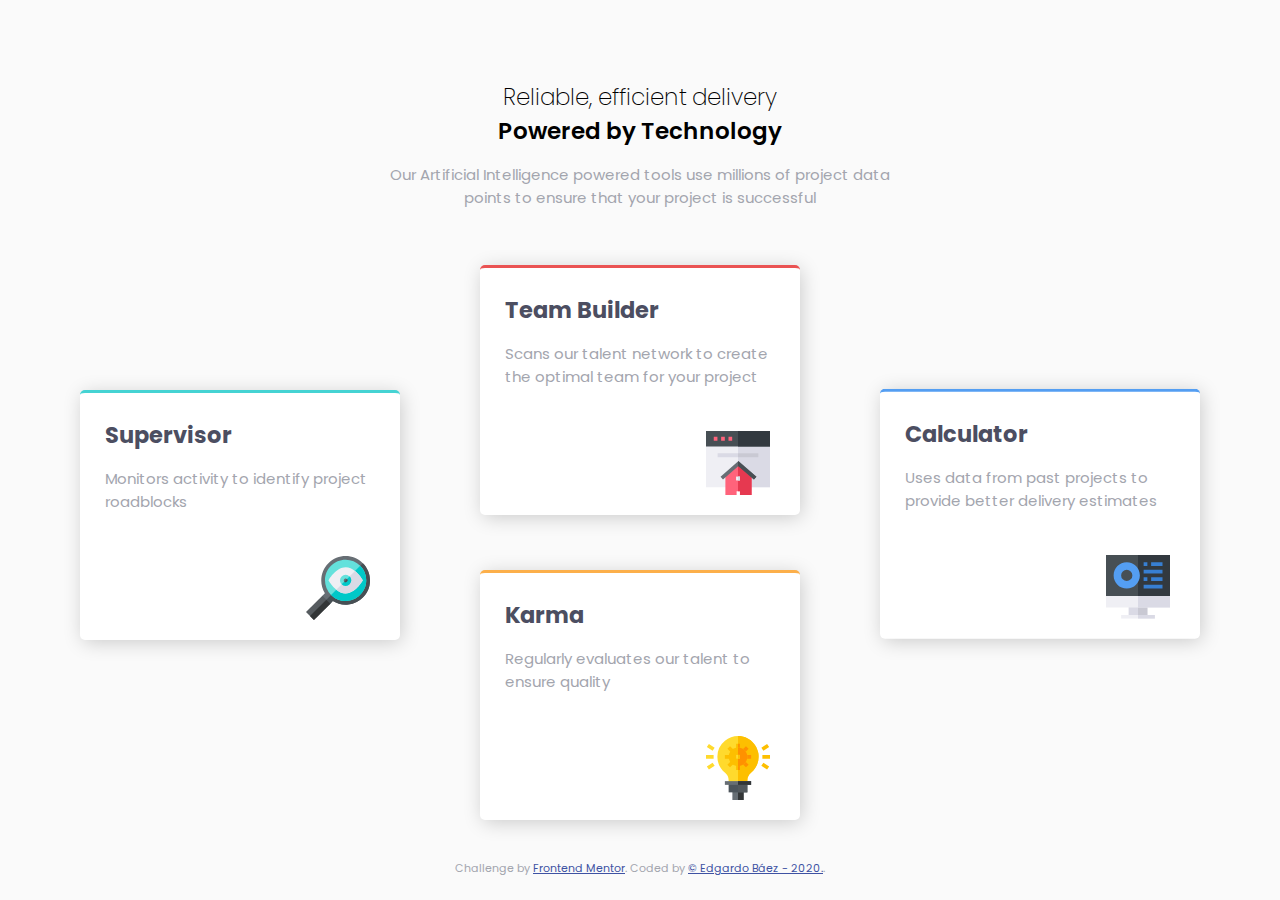
<file: four-card-feature-section-master/index.html>
<!DOCTYPE html>
<html lang="en">
  <head>
    <meta charset="UTF-8" />
    <meta name="viewport" content="width=device-width, initial-scale=1.0" />
    <!-- displays site properly based on user's device -->

    <link
      rel="icon"
      type="image/png"
      sizes="32x32"
      href="./images/favicon-32x32.png"
    />
    <link rel="stylesheet" href="style.css" />

    <title>Frontend Mentor | Four card feature section</title>
  </head>
  <body>
    <header>
      <h1>
        Reliable, efficient delivery
        <span>Powered by Technology</span>
      </h1>
      <p>
        Our Artificial Intelligence powered tools use millions of project data
        points to ensure that your project is successful
      </p>
    </header>

    <main>
      <div class="container">
        <div class="box supervisor">
          <h2>Supervisor</h2>
          <p>Monitors activity to identify project roadblocks</p>
          <img src="images/icon-supervisor.svg" alt="Supervisor" />
        </div>
        <div class="box teambuilder">
          <h2>Team Builder</h2>
          <p>
            Scans our talent network to create the optimal team for your project
          </p>
          <img src="images/icon-team-builder.svg" alt="Team builder" />
        </div>
        <div class="box karma">
          <h2>Karma</h2>
          <p>Regularly evaluates our talent to ensure quality</p>
          <img src="images/icon-karma.svg" alt="Karma" />
        </div>
        <div class="box calculator">
          <h2>Calculator</h2>
          <p>
            Uses data from past projects to provide better delivery estimates
          </p>
          <img src="images/icon-calculator.svg" alt="Calculator" />
        </div>
      </div>
    </main>

    <footer>
      <p class="attribution">
        Challenge by
        <a href="https://www.frontendmentor.io?ref=challenge" target="_blank"
          >Frontend Mentor</a
        >. Coded by <a href="#">&copy; Edgardo Báez - 2020.</a>.
      </p>
    </footer>
  </body>
</html>
</file>
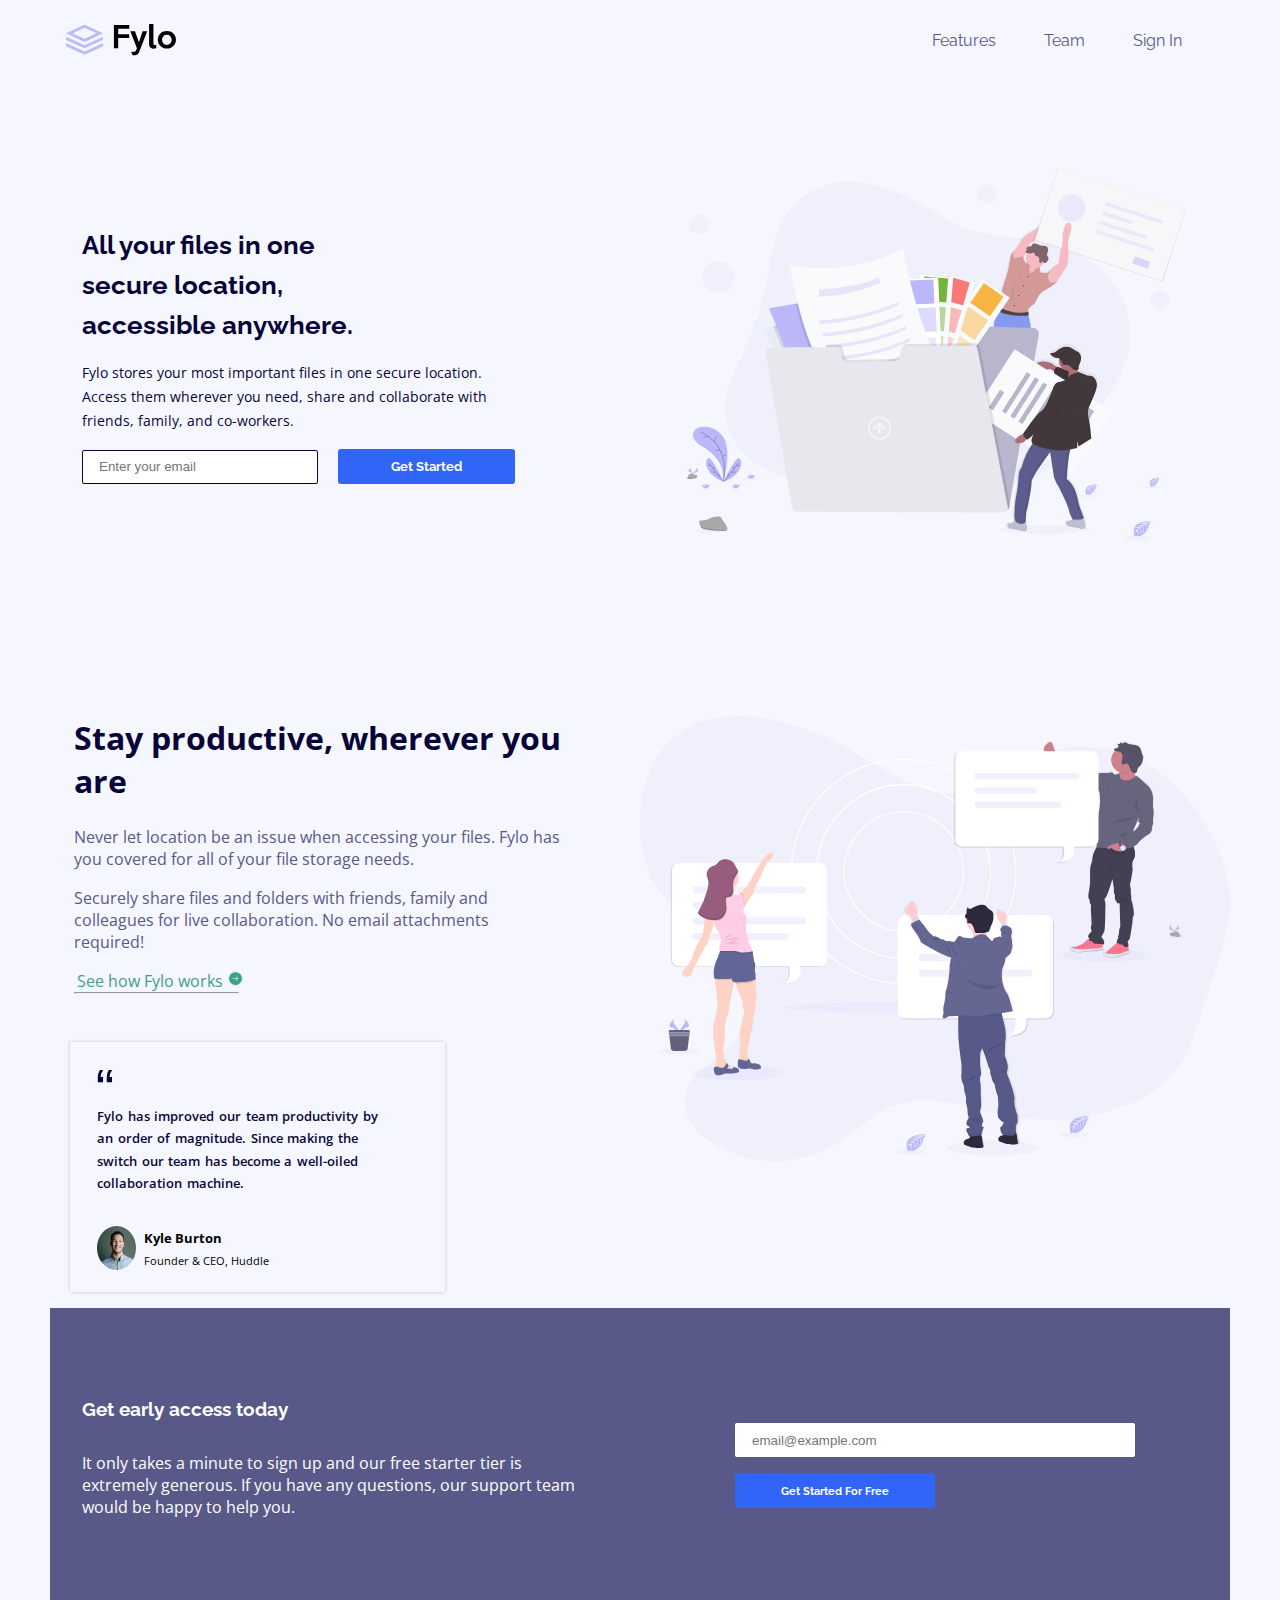
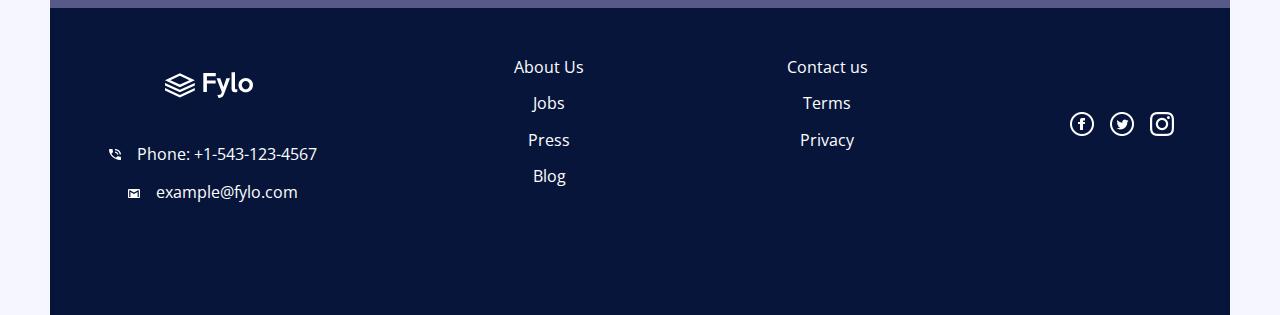
<file: fylo-landing-page-with-two-column-layout-master/index.html>
<!DOCTYPE html>
<html lang="en">
	<head>
		<meta charset="UTF-8" />
		<meta name="viewport" content="width=device-width, initial-scale=1.0" />

		<link
			rel="icon"
			type="image/png"
			sizes="32x32"
			href="./images/favicon-32x32.png"
		/>

		<title>Frontend Mentor | Fylo landing page with two column layout</title>
		<link rel="stylesheet" href="css/main.css" />
	</head>

	<body>
		<div class="grid">
			<header>
				<div class="flex">
					<img src="images/logo.svg" alt="Fylo logo" class="header-img" />
					<nav class="header-nav">
						<ul class="header-ul">
							<li class="header-ul__li">
								<a href="#" class="header-li__a">Features</a>
							</li>
							<li class="header-ul__li">
								<a href="#" class="header-li__a">Team</a>
							</li>
							<li class="header-ul__li">
								<a href="#" class="header-li__a">Sign In</a>
							</li>
						</ul>
					</nav>
				</div>

				<div class="intro">
					<div class="right">
						<img
							src="images/illustration-1.svg"
							alt="Workers with file"
							class="header__img"
						/>
					</div>
					<div class="left">
						<h1 class="header-heading">
							All your files in one secure location, accessible anywhere.
						</h1>
						<p class="header-paragraph">
							Fylo stores your most important files in one secure location.
							Access them wherever you need, share and collaborate with friends,
							family, and co-workers.
						</p>
						<input
							type="email"
							placeholder="Enter your email"
							name="email"
							id="email-registration"
							class="input-grl input-header"
						/>
						<button class="btn btn-header">Get Started</button>
					</div>
				</div>
			</header>

			<main>
				<section class="first-content">
					<img
						src="images/illustration-2.svg"
						alt="Workers"
						class="first-content__img"
					/>

					<div class="left-main">
						<h2 class="first-content__heading">
							Stay productive, wherever you are
						</h2>
						<p class="first-content__first-paragraph">
							Never let location be an issue when accessing your files. Fylo has
							you covered for all of your file storage needs.
						</p>
						<p class="first-content__second-paragraph">
							Securely share files and folders with friends, family and
							colleagues for live collaboration. No email attachments required!
						</p>

						<div class="box-1">
							<a href="#" class="first-content__link"
								>See how Fylo works
								<img
									src="images/icon-arrow.svg"
									alt="Arrow icon"
									class="arrow-icon"
								/>
								<hr class="hr-one" />
							</a>
						</div>

						<div class="testimonial">
							<img
								src="images/icon-quotes.svg"
								alt="Quotes"
								class="quote-icon"
							/>
							<p class="testimonial-paragraph">
								Fylo has improved our team productivity by an order of
								magnitude. Since making the switch our team has become a
								well-oiled collaboration machine.
							</p>
							<div class="person">
								<img
									src="images/avatar-testimonial.jpg"
									alt="Kyle Burton"
									class="kyle-burton-jpg"
								/>
								<div class="next-to">
									<strong>Kyle Burton</strong>
									<br />
									<small>Founder &amp; CEO, Huddle</small>
								</div>
							</div>
						</div>
					</div>
				</section>
			</main>

			<aside>
				<div class="aside-content">
					<div class="first-div">
						<h2 class="aside__heading">Get early access today</h2>
						<p class="aside__paragraph">
							It only takes a minute to sign up and our free starter tier is
							extremely generous. If you have any questions, our support team
							would be happy to help you.
						</p>
					</div>
					<div class="second-div">
						<input
							type="email"
							name="email"
							id="email"
							placeholder="email@example.com"
							class="input-grl input-aside"
						/>
						<button class="btn aside-btn">Get Started For Free</button>
					</div>
				</div>
			</aside>

			<footer>
				<div class="container">
					<div class="first-seg">
						<img
							src="images/logo-white.svg"
							alt="Fylo logo"
							class="footer__img"
						/>
						<p class="footer__paragraph">
							<img
								src="images/icon-phone.svg"
								alt="Phone icon"
								class="footer__phone"
							/>Phone: +1-543-123-4567
						</p>
						<p class="footer__paragraph">
							<img
								src="images/icon-email.svg"
								alt="Mail icon"
								class="footer__mail"
							/>example@fylo.com
						</p>
					</div>
					<div class="second-seg">
						<ul class="footer__ul">
							<li class="footer__li">
								<a href="" class="footer__a">About Us</a>
							</li>
							<li class="footer__li"><a href="" class="footer__a">Jobs</a></li>
							<li class="footer__li"><a href="" class="footer__a">Press</a></li>
							<li class="footer__li"><a href="" class="footer__a">Blog</a></li>
						</ul>
					</div>
					<div class="third-seg">
						<ul class="footer__ul">
							<li class="footer__li">
								<a href="" class="footer__a">Contact us</a>
							</li>
							<li class="footer__li"><a href="" class="footer__a">Terms</a></li>
							<li class="footer__li">
								<a href="" class="footer__a">Privacy</a>
							</li>
						</ul>
					</div>

					<div class="social-networks">
						<ul>
							<li class="first-li">
								<a href="#"
									><img
										src="images/iconmonstr-facebook-5-24.png"
										alt="Facebook icon"
										class="fb-icon"
								/></a>
							</li>
						</ul>

						<ul>
							<li class="second-li">
								<a href="#"
									><img
										src="images/iconmonstr-twitter-5-24.png"
										alt="Twitter icon"
										class="tw-icon"
								/></a>
							</li>
						</ul>

						<ul>
							<li class="third-li">
								<a href="#"
									><img
										src="images/iconmonstr-instagram-11-24.png"
										alt="Instagram icon"
										class="inst-icon"
								/></a>
							</li>
						</ul>
					</div>
				</div>
			</footer>
		</div>
	</body>
</html>
</file>
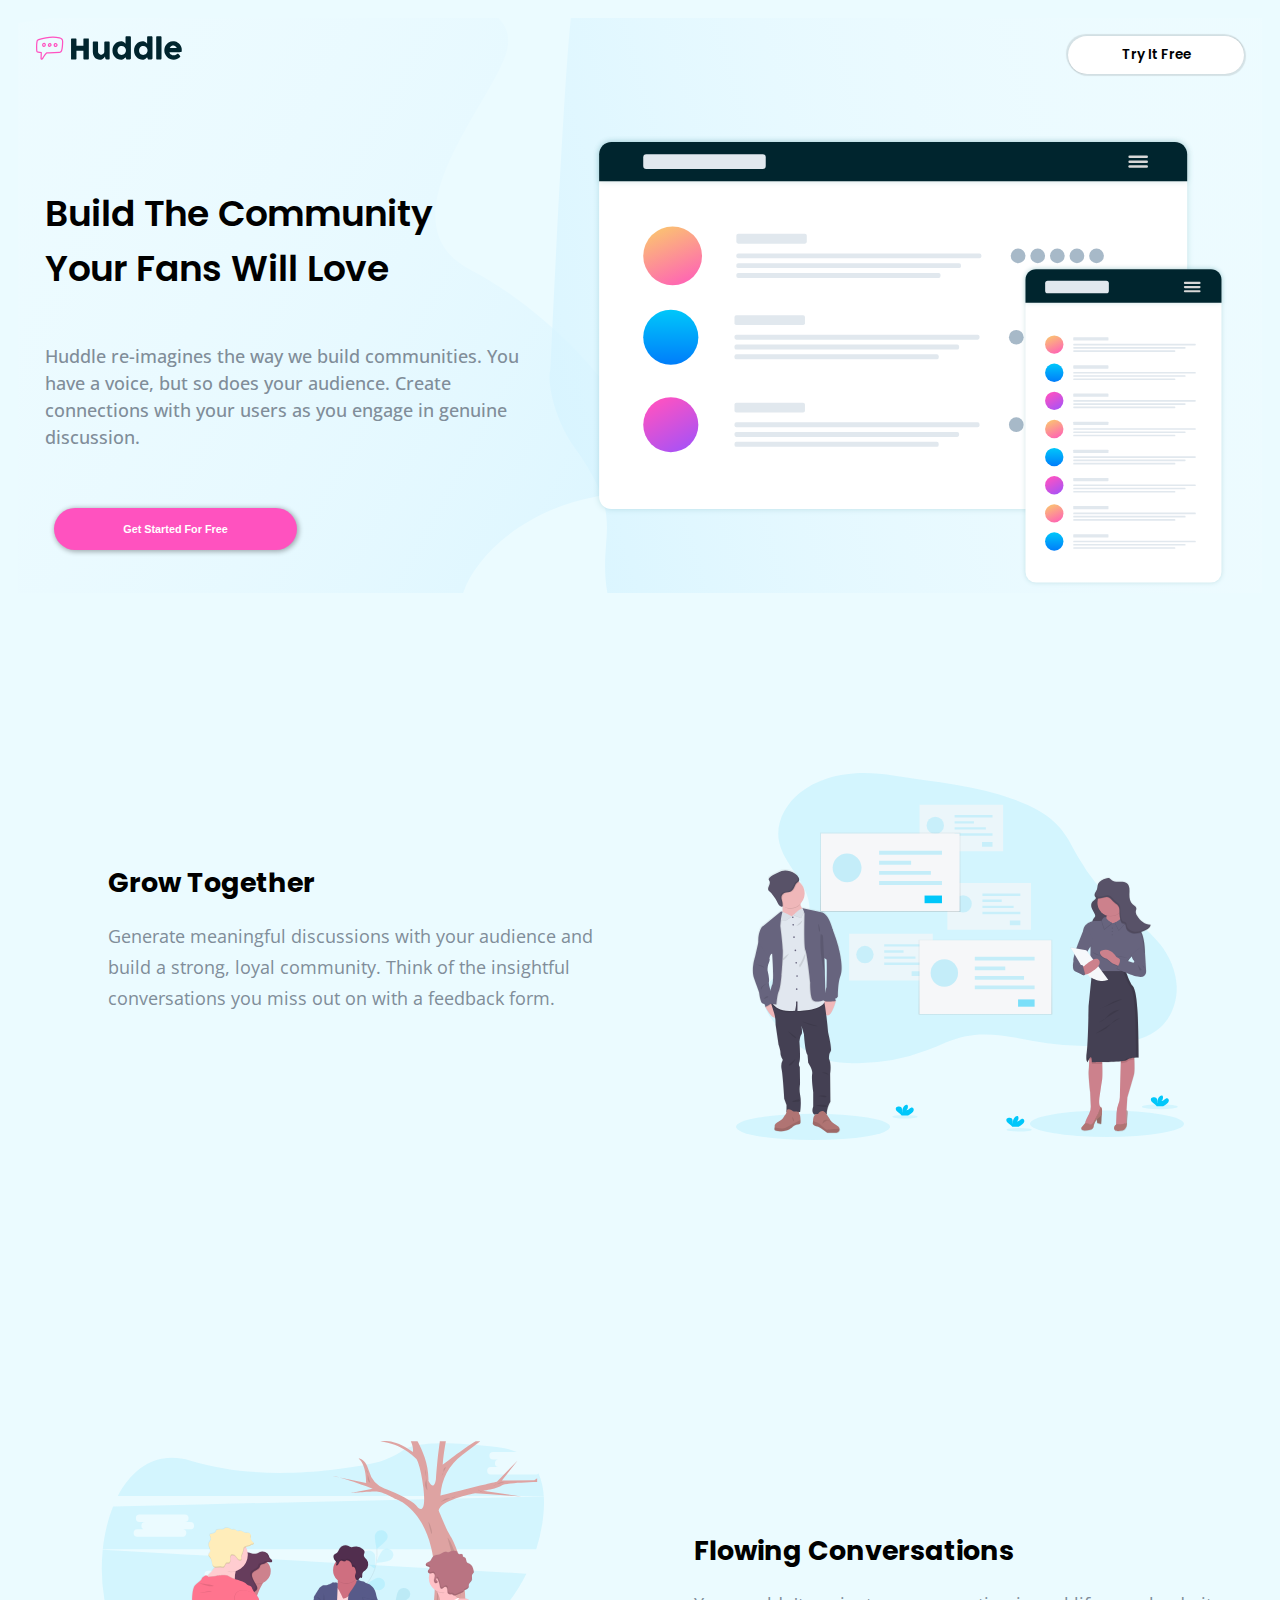
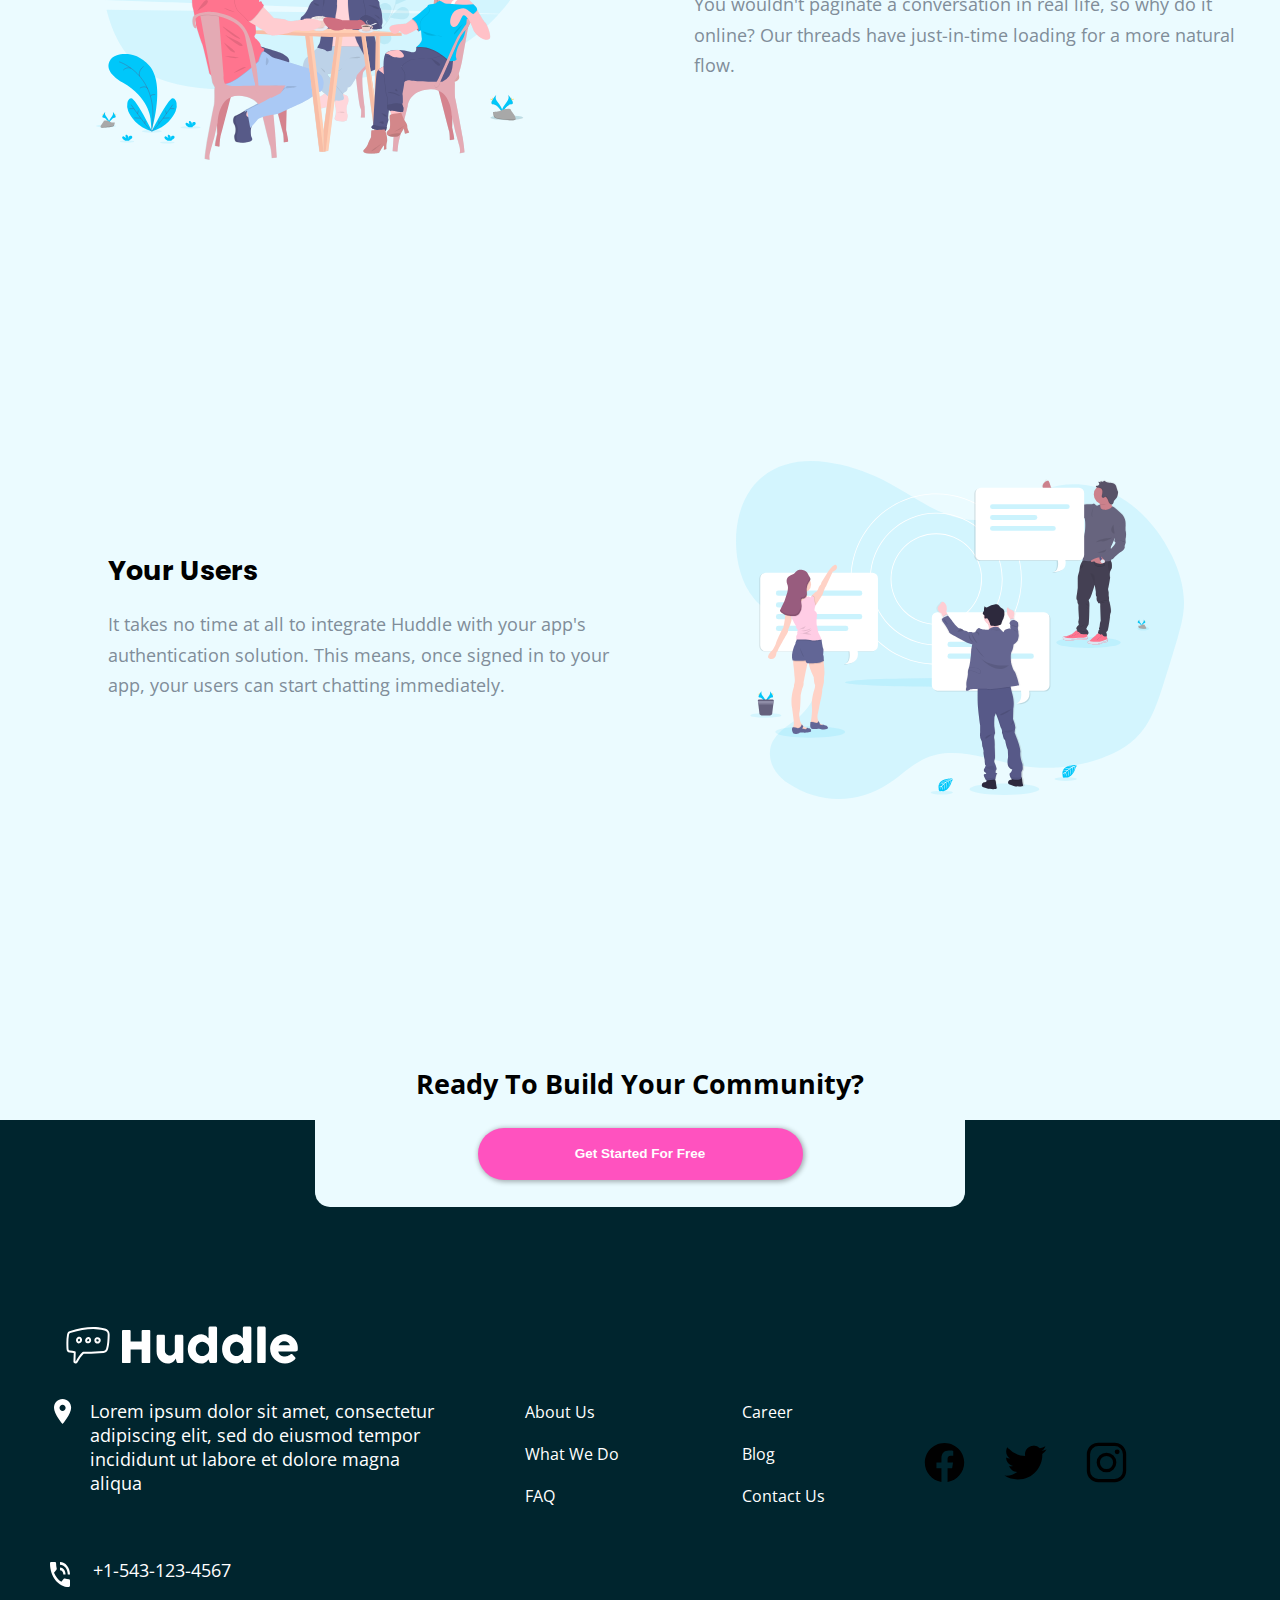
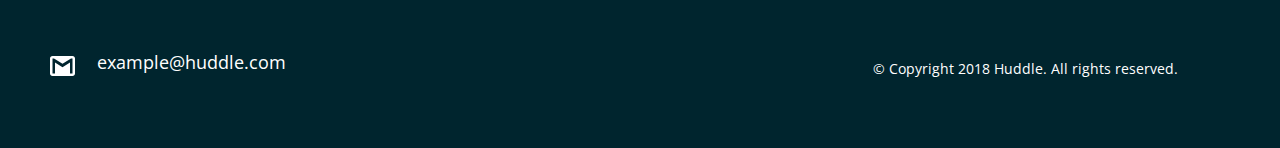
<file: huddle-landing-page-with-alternating-feature-blocks-master/index.html>
<!DOCTYPE html>
<html lang="en">
	<head>
		<meta charset="UTF-8" />
		<meta name="viewport" content="width=device-width, initial-scale=1.0" />

		<link
			rel="icon"
			type="image/png"
			sizes="32x32"
			href="./images/favicon-32x32.png"
		/>

		<title>
			Frontend Mentor | Huddle landing page with alternating feature blocks
		</title>

		<link rel="stylesheet" href="css/styles.css" />
	</head>

	<body>
		<div class="grid-container">
			<header class="main-header">
				<div class="logo-left">
					<img src="images/logo.svg" alt="Huddle logo" class="huddle-logo" />
				</div>

				<button class="header__first-btn">Try It Free</button>
				<h1 class="header__heading">Build The Community Your Fans Will Love</h1>
				<p class="header__paragraph">
					Huddle re-imagines the way we build communities. You have a voice, but
					so does your audience. Create connections with your users as you
					engage in genuine discussion.
				</p>
				<button class="btn header__second-btn">Get Started For Free</button>
				<div class="header__img">
					<img
						src="images/illustration-mockups.svg"
						alt="Mockups"
						class="mockups"
					/>
				</div>
			</header>

			<main class="main">
				<section class="first-section">
					<div class="first-section__img">
						<img
							src="images/illustration-grow-together.svg"
							alt="Grow together"
							class="first-section__img-1"
						/>
					</div>
					<h2 class="first-section__heading">Grow Together</h2>
					<p class="first-section__paragraph">
						Generate meaningful discussions with your audience and build a
						strong, loyal community. Think of the insightful conversations you
						miss out on with a feedback form.
					</p>
				</section>

				<section class="second-section">
					<div class="second-section__img">
						<img
							src="images/illustration-flowing-conversation.svg"
							alt="Flowing conversation"
							class="second-section__img-2"
						/>
					</div>
					<h2 class="second-section__heading">Flowing Conversations</h2>
					<p class="second-section__paragraph">
						You wouldn't paginate a conversation in real life, so why do it
						online? Our threads have just-in-time loading for a more natural
						flow.
					</p>
				</section>

				<section class="third-section">
					<div class="third-section__img">
						<img
							src="images/illustration-your-users.svg"
							alt="Users"
							class="third-section__img-3"
						/>
					</div>
					<h2 class="third-section__heading">Your Users</h2>
					<p class="third-section__paragraph">
						It takes no time at all to integrate Huddle with your app's
						authentication solution. This means, once signed in to your app,
						your users can start chatting immediately.
					</p>
				</section>

				<section class="fourth-section">
					<div class="in-between">
						<h3 class="fourth-section__heading">
							Ready To Build Your Community?
						</h3>
						<button class="btn fourth-section__btn">
							Get Started For Free
						</button>
					</div>
				</section>
			</main>

			<footer class="footer">
				<div class="footer-img">
					<img
						src="images/logo-white.svg"
						alt="Huddle logo"
						class="footer-logo"
					/>
				</div>
				<div class="direction">
					<img
						src="images/icon-location.svg"
						alt="Location"
						class="location-icon"
					/>
					<p class="direction__paragraph">
						Lorem ipsum dolor sit amet, consectetur adipiscing elit, sed do
						eiusmod tempor incididunt ut labore et dolore magna aliqua
					</p>
				</div>
				<div class="phone">
					<img
						src="images/icon-phone.svg"
						alt="Phone icon"
						class="phone-icon"
					/>
					<p class="phone__paragraph">+1-543-123-4567</p>
				</div>
				<div class="mail">
					<img src="images/icon-email.svg" alt="Mail icon" class="mail-icon" />
					<p class="mail__paragraph">example@huddle.com</p>
				</div>
				<div class="call-to-action">
					<ul>
						<li><a href="#">About Us</a></li>
						<li><a href="#">What We Do</a></li>
						<li><a href="#">FAQ</a></li>
					</ul>
					<ul>
						<li><a href="#">Career</a></li>
						<li><a href="#">Blog</a></li>
						<li><a href="#">Contact Us</a></li>
					</ul>
				</div>
				<div class="social-networks">
					<div class="facebook">
						<img
							src="images/logo-facebook.svg"
							alt="Facebook icon"
							class="fb-icon"
						/>
					</div>
					<div class="twitter">
						<img
							src="images/logo-twitter.svg"
							alt="Twitter icon"
							class="tw-icon"
						/>
					</div>
					<div class="instagram">
						<img
							src="images/logo-instagram.svg"
							alt="Instagram icon"
							class="ig-icon"
						/>
					</div>
				</div>
				<p class="footer__paragraph">
					&copy; Copyright 2018 Huddle. All rights reserved.
				</p>
			</footer>
		</div>
	</body>
</html>
</file>
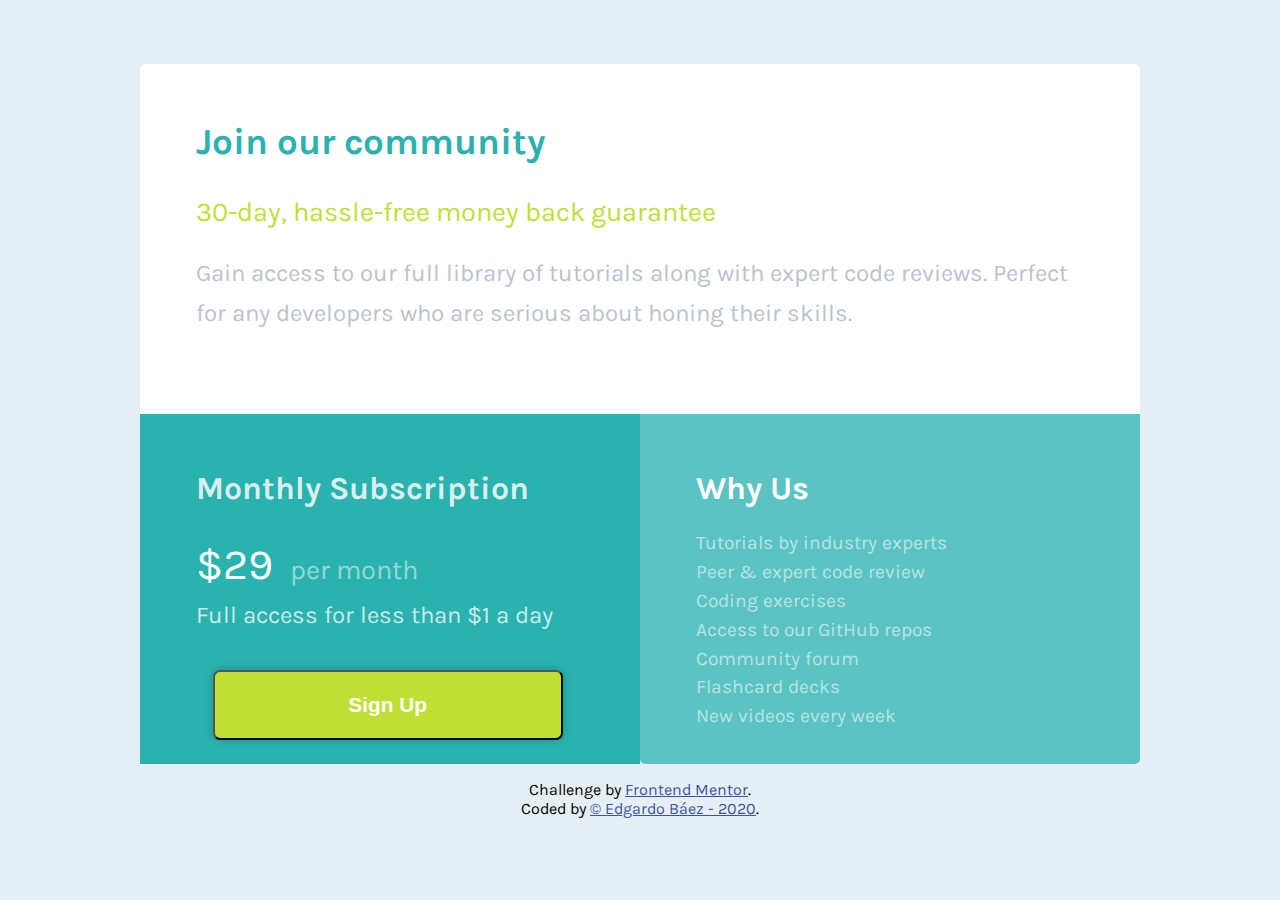
<file: single-price-grid-component-master/index.html>
<!DOCTYPE html>
<html lang="en">
  <head>
    <meta charset="UTF-8" />
    <meta name="viewport" content="width=device-width, initial-scale=1.0" />
    <!-- displays site properly based on user's device -->

    <link
      rel="icon"
      type="image/png"
      sizes="32x32"
      href="./images/favicon-32x32.png"
    />
    <link rel="stylesheet" href="css/styles.css" />

    <title>Frontend Mentor | Single Price Grid Component</title>
  </head>
  <body>
    <main>
      <section class="main-section">
        <article class="first-content">
          <h1 class="first-content__header">Join our community</h1>
          <h2 class="first-content__heading">
            30-day, hassle-free money back guarantee
          </h2>
          <p class="first-content__paragraph">
            Gain access to our full library of tutorials along with expert code
            reviews. Perfect for any developers who are serious about honing
            their skills.
          </p>
        </article>

        <article class="second-content">
          <h2 class="second-content__heading">Monthly Subscription</h2>
          <p class="second-content__first-paragraph">
            <span class="second-content__dollar">&dollar;29</span>
            <span class="second-content__text">per month</span>
          </p>
          <p class="second-content__second-paragraph">
            Full access for less than &dollar;1 a day
          </p>
          <button class="second-content__button">Sign Up</button>
        </article>

        <article class="third-content">
          <h2 class="third-content__heading">Why Us</h2>
          <p class="third-content__paragraph">
            Tutorials by industry experts<br />
            Peer &amp; expert code review<br />
            Coding exercises<br />
            Access to our GitHub repos<br />
            Community forum<br />
            Flashcard decks<br />
            New videos every week
          </p>
        </article>
      </section>
    </main>

    <footer>
      <p class="attribution">
        Challenge by
        <a href="https://www.frontendmentor.io?ref=challenge" target="_blank"
          >Frontend Mentor</a
        >. <br />Coded by <a href="#">&copy; Edgardo Báez - 2020</a>.
      </p>
    </footer>
  </body>
</html>
</file>
<file: four-card-feature-section-master/style.css>
@import url("https://fonts.googleapis.com/css2?family=Poppins:wght@200;400;600&display=swap");

/*Configuración general */

* {
  box-sizing: border-box;
  margin: 0;
  padding: 0;
}

body {
  font-family: "Poppins", sans-serif;
  font-size: 15px;
  background-color: hsl(0, 0%, 98%);
  min-width: 375px;
}

p {
  color: hsl(229, 6%, 66%);
}

/* Header */

header {
  width: 350px;
  height: 180px;
  text-align: center;
  margin: 50px auto 20px;
  padding: 0 15px;
}

header h1 {
  font-size: 23px;
  font-weight: 200;
}

header span {
  font-weight: 600;
}

header p {
  margin: 15px 0 0 0;
}

/* Main */

.container {
  width: 350px;
  margin: 0 auto;
}

.box {
  width: 320px;
  height: 250px;
  background-color: #fff;
  border-radius: 5px;
  margin: 15px auto 40px;
  padding: 25px;
  position: relative;
  box-shadow: 2px 3px 20px -1px rgba(0, 0, 0, 0.2);
}

.box h2 {
  color: hsl(234, 12%, 34%);
}

.box p {
  margin: 15px 0 0 0;
}

.supervisor {
  border-top: 3px solid hsl(180, 62%, 55%);
}

.teambuilder {
  border-top: 3px solid hsl(0, 78%, 62%);
}

.karma {
  border-top: 3px solid hsl(34, 97%, 64%);
}

.calculator {
  border-top: 3px solid hsl(212, 86%, 64%);
}

.box img {
  position: absolute;
  bottom: 20px;
  right: 30px;
}

/* Footer */

.attribution {
  font-size: 11px;
  text-align: center;
}
.attribution a {
  color: hsl(228, 45%, 44%);
}

/* Responsive tablets */

@media screen and (min-width: 768px) {
  body {
    min-width: 768px;
  }

  header {
    width: 700px;
    padding: 30px 15px 0;
  }

  .container {
    width: 700px;
    display: flex;
    flex-wrap: wrap;
  }
}

/* Responsive desktop */

@media screen and (min-width: 1200px) {
  body {
    min-width: 1200px;
  }

  header {
    width: 550px;
    padding: 30px 15px 0;
  }

  header span {
    display: block;
  }

  .container {
    width: 1200px;
    display: flex;
    margin: 0 auto;
  }

  .supervisor {
    transform: translateY(50%);
  }

  .karma {
    transform: translate(-125%, 122%);
  }

  .calculator {
    transform: translate(125%, -72.5%);
  }
}
</file>
<file: fylo-landing-page-with-two-column-layout-master/css/main.css>
@import url("https://fonts.googleapis.com/css2?family=Open+Sans&display=swap");
@import url("https://fonts.googleapis.com/css2?family=Raleway:wght@400;700&display=swap");
* {
	box-sizing: border-box;
	margin: 0;
	padding: 0;
}
body {
	font-size: 16px;
	font-weight: 400;
	font-family: "Open Sans", sans-serif;
	background-color: #f6f6fe;
}
img {
	max-width: 100%;
}
a {
	text-decoration: none;
	color: #585989;
}
li {
	list-style-type: none;
}
.btn {
	display: block;
	margin: 0 auto;
	width: 75.8%;
	height: 35px;
	background-color: #3065f8;
	color: #fff;
	font-weight: 700;
	font-family: "Raleway", sans-serif;
	border-radius: 3px;
	border-color: transparent;
}
.grid {
	display: grid;
	grid-template-columns: 1fr;
	grid-auto-rows: minmax(200px, auto);
	max-width: 375px;
	margin: 0 auto;
}
.input-grl {
	display: block;
	margin: 0 auto 1rem;
	width: 75%;
	height: 30px;
	padding: 1rem;
	border-radius: 2px;
	border: 0.5px solid #070439;
}
header {
	grid-column: 1 / -1;
	grid-row: 1 / 2;
	margin: 0 0 10rem 0;
}
header .flex {
	display: flex;
	flex-direction: row;
	justify-content: space-between;
	align-items: center;
	margin: 0.5rem 0 5rem 0;
}
header .flex .header-img {
	width: 35%;
	padding: 1rem;
}
header .flex .header-ul {
	display: flex;
	flex-direction: row;
}
header .flex .header-ul .header-ul__li {
	font-family: "Raleway", sans-serif;
	font-weight: 400;
	font-size: 0.75rem;
	margin-right: 1.2rem;
}
header .intro .header__img {
	display: block;
	width: 85%;
	margin: 1rem auto;
}
header .intro .header-heading {
	font-family: "Raleway", sans-serif;
	font-size: 1.6rem;
	font-weight: 700;
	text-align: center;
	color: #070439;
	line-height: 2.5rem;
	margin: 0 0 1rem 0;
	padding: 0 1rem;
}
header .intro .header-paragraph {
	text-align: center;
	font-size: 0.9rem;
	padding: 0 2rem;
	margin: 0 0 1rem 0;
	color: #070439;
	line-height: 1.5rem;
}
main {
	grid-column: 1 / -1;
	grid-row: 2 / 3;
}
main .first-content .first-content__img {
	margin: 0 0 5rem 0;
}
main .first-content__heading {
	text-align: center;
	font-size: 1rem;
	color: #070439;
	font-weight: 700;
	margin: 0 auto 1.5rem;
	padding: 0 1.5rem;
}
main .first-content__first-paragraph,
main .first-content__second-paragraph {
	font-size: 0.85rem;
	text-align: left;
	padding: 0 1.7rem;
	margin: 0 0 1rem 0;
	line-height: 1.4rem;
	color: #585989;
}
main .box-1 {
	margin: 0 auto;
}
main .box-1 .first-content__link {
	color: #3c9f8f;
	text-align: center;
	display: block;
	margin: 0 auto;
}
main .box-1 .arrow-icon {
	width: 5.5%;
	margin: 0;
}
main .box-1 .hr-one {
	width: 47%;
	color: #3c9f8f;
	display: block;
	margin: 0 auto;
}
main .testimonial {
	width: 350px;
	height: 250px;
	margin: 2.5rem auto 5rem;
	padding: 1.7rem;
	box-shadow: 1px 1px 3px rgba(0, 0, 0, 0.1), -1px -1px 3px rgba(0, 0, 0, 0.1);
	border-radius: 1px;
	background-color: #f6f6fe;
}
main .testimonial .quote-icon {
	width: 5%;
	margin: 0;
}
main .testimonial .testimonial-paragraph {
	text-align: justify;
	text-align: left;
	font-size: 0.8rem;
	font-weight: 590;
	word-spacing: 0.1rem;
	line-height: 1.4rem;
	color: #070439;
}
main .testimonial .person {
	display: flex;
	flex-direction: row;
	margin: 0.8rem 0 0 0;
}
main .testimonial .person .kyle-burton-jpg {
	width: 12%;
	border-radius: 100%;
	margin: 0;
}
main .testimonial .person .next-to {
	margin: 0 0 0 0.5rem;
}
main .testimonial .person .next-to strong {
	font-size: 0.8rem;
}
main .testimonial .person .next-to small {
	font-size: 0.7rem;
}
aside {
	grid-column: 1 / -1;
	grid-row: 3 / 4;
}
aside .aside-content {
	display: grid;
	justify-items: center;
	align-items: center;
	background-color: #585989;
}
aside .aside-content .first-div .aside__heading {
	margin-top: 3rem;
	margin-bottom: 0;
	text-align: center;
	color: #fff;
	font-family: "Raleway", sans-serif;
	font-size: 1.2rem;
}
aside .aside-content .first-div .aside__paragraph {
	margin-top: 1rem;
	color: #fff;
	text-align: center;
	padding: 0 1.5rem;
	font-weight: 400;
}
aside .aside-content .second-div .input-aside {
	margin-top: 1rem;
	box-shadow: 1px 1px 3px rgba(0, 0, 0, 0.1), -1px -1px -3px rgba(0, 0, 0, 0.1);
	border-color: transparent;
	width: 100%;
}
aside .aside-content .second-div .aside-btn {
	margin-bottom: 4rem;
	font-family: "Raleway", sans-serif;
	font-size: 0.7rem;
	width: 100%;
}
footer {
	grid-column: 1 / -1;
	grid-row: 4 / 5;
	color: #fff;
	background-color: #07153b;
	padding: 3rem;
}
footer a {
	color: #fff;
}
footer .container .first-seg {
	margin: 0 0 3rem 0;
}
footer .container .first-seg .footer__paragraph {
	margin: 0 0 1rem 0;
}
footer .container .first-seg .footer__img {
	width: 70%;
	margin: 1rem 0 2.5rem 0;
}
footer .container .first-seg .footer__phone,
footer .container .first-seg .footer__mail {
	margin: 0 1rem 0 0.5rem;
	width: 7%;
}
footer .container .second-seg {
	margin: 0 0 3rem 0;
}
footer .container .second-seg .footer__li {
	margin: 0 0 0.9rem 0;
}
footer .container .third-seg {
	margin: 0 0 3rem 0;
}
footer .container .third-seg .footer__li {
	margin: 0 0 0.9rem 0;
}
footer .container .social-networks {
	display: flex;
	flex-direction: row;
	justify-content: center;
	align-content: center;
	margin: 3.5rem 0 0 0;
}
footer .container ul {
	margin: 0 0.5rem;
}
footer .container ul img {
	width: 100%;
}
@media screen and (min-width: 768px) {
	body {
		min-width: 768px;
	}
	.grid {
		max-width: calc(100% - 100px);
	}
	header .flex .header-img {
		width: 25%;
	}
	header .intro .input-header,
	header .intro .btn-header {
		width: 50%;
	}
	main .first-content .box-1 {
		margin: 1rem;
	}
	main .first-content .box-1 .first-content__link .arrow-icon {
		width: 3.5%;
	}
	main .first-content .box-1 .first-content__link .hr-one {
		width: 30%;
	}
	main .first-content .testimonial {
		width: 600px;
	}
	main .first-content .testimonial .quote-icon {
		margin-bottom: 1rem;
	}
	main .first-content .testimonial .testimonial-paragraph {
		margin-bottom: 2rem;
	}
	main .first-content .testimonial .person {
		justify-content: center;
	}
	aside .aside-content .first-div .aside__heading {
		margin-bottom: 1rem;
	}
	aside .aside-content .first-div .aside__paragraph {
		padding: 0 1rem;
		margin-bottom: 1rem;
	}
	aside .aside-content .second-div .input-aside,
	aside .aside-content .second-div .aside-btn {
		width: 400px;
	}
	footer .container {
		text-align: center;
	}
	footer .container .first-seg .footer__img {
		width: 40%;
	}
	footer .container .first-seg .footer__phone,
	footer .container .first-seg .footer__mail {
		width: 5%;
	}
}
@media screen and (min-width: 1200px) {
	body {
		min-width: 1200px;
	}
	.grid {
		grid-template-columns: 1fr 1fr;
		grid-auto-rows: minmax(200px, auto);
		width: calc(100% - 100px);
		margin: 0 auto;
	}
	.grid header .flex .header-img {
		width: 12%;
	}
	.grid header .flex .header-ul__li {
		font-size: 1rem;
		margin-right: 3rem;
	}
	.grid header .intro {
		display: grid;
		grid-template-columns: 1fr 1fr;
		justify-content: center;
		align-items: center;
	}
	.grid header .right {
		grid-column: 2 / 3;
	}
	.grid header .left {
		grid-column: 1 / 2;
		grid-row: 1 / 2;
	}
	.grid header .header-heading,
	.grid header .header-paragraph {
		text-align: left;
	}
	.grid header .header-heading {
		padding: 0 15rem 0 2rem;
	}
	.grid header .header-paragraph {
		padding: 0 9rem 0 2rem;
	}
	.grid header .input-header,
	.grid header .btn-header {
		display: inline-block;
		margin: 0 0 0 2rem;
	}
	.grid header .input-header {
		width: 40%;
	}
	.grid header .btn-header {
		width: 30%;
		margin: 0 0 0 1rem;
	}
	.grid .first-content {
		display: grid;
		grid-template-columns: 1fr 1fr;
	}
	.grid .first-content__img {
		grid-column: 2 / 3;
	}
	.grid .left-main {
		grid-column: 1 / 2;
		grid-row: 1 / 1;
		justify-self: left;
	}
	.grid .left-main .first-content__heading {
		font-size: 2rem;
		text-align: left;
		font-weight: 700;
	}
	.grid .left-main .first-content__first-paragraph,
	.grid .left-main .first-content__second-paragraph {
		font-size: 1rem;
		padding: 0 5rem 0 1.5rem;
	}
	.grid .left-main .box-1 {
		margin-left: 1.5rem;
	}
	.grid .left-main .box-1 .first-content__link {
		display: inline;
		margin: 0 0 0 0.2rem;
	}
	.grid .left-main .box-1 .first-content__link .arrow-icon {
		width: 3%;
	}
	.grid .left-main .box-1 .first-content__link .hr-one {
		display: block;
		margin: 0;
	}
	.grid .left-main .testimonial {
		width: 375px;
		margin: 3rem 0 0 1.25rem;
	}
	.grid .left-main .testimonial .testimonial-paragraph {
		padding-right: 2rem;
	}
	.grid .left-main .testimonial .person {
		justify-content: start;
	}
	.grid aside .aside-content {
		grid-template-columns: 1fr 1fr;
		justify-items: center;
		align-items: center;
		height: 300px;
		margin: 1rem 0 0 0;
	}
	.grid aside .first-div .aside__heading {
		text-align: left;
		margin: 0 0 0 2rem;
	}
	.grid aside .first-div .aside__paragraph {
		text-align: left;
		margin: 2rem 0 0 2rem;
		padding: 0 3rem 0 0;
	}
	.grid aside .second-div .aside-btn {
		width: 50%;
		margin: 0;
	}
	.grid footer .container {
		display: flex;
		justify-content: space-between;
		align-content: center;
	}
}
</file>
<file: huddle-landing-page-with-alternating-feature-blocks-master/css/styles.css>
@import url("https://fonts.googleapis.com/css2?family=Open+Sans:wght@400;700&display=swap");@import url("https://fonts.googleapis.com/css2?family=Poppins:wght@600&display=swap");*{padding:0;margin:0;box-sizing:border-box;font-size:18px}body{font-family:"Open Sans",sans-serif;background-color:#ebfbff;min-width:375px}.grid-container{display:grid;grid-template-columns:1fr;grid-auto-rows:minmax(200px, auto);width:100%;margin:0 auto}.btn{width:73%;height:2.3rem;text-align:center;font-size:0.6rem;font-weight:700;border-radius:50px;border:none;background-color:#ff52bf;color:#fff;box-shadow:1px 1px 5px 1px rgba(0,0,0,0.3)}.header__heading,.first-section__heading,.second-section__heading,.third-section__heading{font-family:"Poppins",sans-serif}.header__paragraph,.first-section__paragraph,.second-section__paragraph,.third-section__paragraph{color:#808d99}img{max-width:100%}.main-header{display:grid;grid-template-columns:1fr 1fr;grid-auto-rows:minmax(100px, auto);justify-items:center;align-items:center;background-image:url("../images/bg-hero-mobile.svg");background-repeat:repeat;background-clip:content-box;background-size:cover;margin:0 0 10rem 0}.main-header .logo-left{grid-column:1 / 2;grid-row:1 / 2;width:60%;justify-self:left;align-self:start;margin:1rem 0 0 1rem;cursor:pointer}.main-header .header__first-btn{grid-column:2 / 3;grid-row:1 / 2;justify-self:right;align-self:start;margin:1rem 1rem 0 1rem;border-radius:100px;border:none;box-shadow:1px 1px 1px 1px rgba(0,0,0,0.1),-1px -1px 1px 1px rgba(0,0,0,0.1);width:6.5rem;height:1.5rem;color:#000;font-size:0.6rem;font-family:"Poppins",sans-serif;font-weight:600;background-color:#fff;cursor:pointer}.main-header .header__heading{grid-column:1 / -1;grid-row:2 / 3;justify-self:center;align-self:center;text-align:center;font-size:1.4rem;font-weight:600;padding:0 1rem;margin:0 0 1rem 0}.main-header .header__paragraph{grid-column:1 / -1;grid-row:3 / 4;justify-self:center;align-self:center;text-align:center;font-size:0.88rem;padding:0 2rem;font-weight:500}.main-header .header__second-btn{grid-column:1 / -1;grid-row:4 / 5;margin:2rem 0 2.5rem;cursor:pointer}.main-header .header__img{grid-column:1 / -1;grid-row:5 / 6}.main-header .header__img{width:90%}.main{display:grid;grid-template-columns:1fr;grid-auto-rows:minmax(200px, auto);justify-items:center;align-items:center;z-index:1}.main .first-section{grid-column:1 / -1;grid-row:1 / 2}.main .first-section .first-section__paragraph{padding:0 2rem}.main .second-section{grid-column:1 / -1;grid-row:2 / 3}.main .second-section .second-section__paragraph{padding:0 2.6rem}.main .third-section{grid-column:1 / -1;grid-row:3 / 4;justify-self:center;align-self:center}.main .third-section .third-section__paragraph{padding:0 3rem}.main .fourth-section{grid-column:1 / -1;grid-row:4 / 5;justify-self:center;align-self:end;height:3.5rem}.main .fourth-section .in-between{display:grid;grid-template-columns:1fr;grid-template-rows:1fr 1fr;justify-items:center;align-items:center;width:350px;border:none;border-radius:15px;background-color:#ebfbff}.main .fourth-section .in-between .fourth-section__btn{width:55%;height:2rem;font-size:0.5rem;margin-bottom:1.5rem;cursor:pointer}.main .first-section,.main .second-section{justify-self:center;align-self:center;margin:0 0 10rem 0}.main .first-section__img,.main .second-section__img,.main .third-section__img{width:70%;margin:0 auto 2rem}.main .first-section__heading,.main .second-section__heading,.main .third-section__heading,.main .fourth-section__heading{margin:1rem 0 1.5rem;text-align:center;font-weight:700}.main .first-section__paragraph,.main .second-section__paragraph,.main .third-section__paragraph{text-align:center;font-size:0.85rem;line-height:1.15rem}.footer{background-color:#00252e;padding-left:1rem}.footer .footer-img{margin-top:8rem;margin-bottom:1.3rem}.footer .footer-img .footer-logo{width:50%;cursor:pointer}.footer .direction{display:flex;flex-direction:row}.footer .direction .location-icon{width:10%;height:1%;margin-top:0.3rem;margin-right:1.7rem}.footer .direction .direction__paragraph{font-size:0.8rem;font-weight:400;padding:0 3rem 0 0;color:#fff}.footer .phone{display:flex;flex-direction:row;margin-top:1.5rem}.footer .phone .phone-icon{width:4.5%;height:1%;margin-top:0.2rem;margin-right:1.3rem}.footer .phone .phone__paragraph{font-size:0.85rem;font-weight:400;color:#fff}.footer .phone .phone__paragraph:hover{color:rgba(238,238,238,0.541);cursor:pointer}.footer .mail{display:flex;flex-direction:row;margin-top:1.5rem;margin-bottom:3rem}.footer .mail .mail-icon{width:5.5%;height:1%;margin-top:0.35rem;margin-right:1.2rem}.footer .mail .mail__paragraph{font-size:0.85rem;font-weight:400;color:#fff}.footer .mail .mail__paragraph:hover{color:rgba(238,238,238,0.541);cursor:pointer}.footer .call-to-action ul li{list-style-type:none;margin-bottom:1rem}.footer .call-to-action ul li a{font-size:0.9rem;color:#fff;text-decoration:none}.footer .call-to-action ul li a:hover{color:rgba(238,238,238,0.541);text-decoration:underline}.footer .social-networks{display:flex;flex-direction:row;flex-wrap:nowrap;justify-content:center;align-content:center}.footer .social-networks .facebook,.footer .social-networks .twitter,.footer .social-networks .instagram{width:1.7rem;margin:0 0.3rem;cursor:pointer}.footer .footer__paragraph{text-align:center;font-size:0.7rem;color:#fff;margin-top:1rem;margin-bottom:3rem}@media screen and (min-width: 768px){.main-header{padding-top:1rem}.main-header .huddle-logo{width:85%}.main-header .header__first-btn{font-size:0.7rem;width:40%;height:1.9rem}.main-header .header__heading{font-size:1.7rem;padding:0 8rem}.main-header .header__paragraph{font-size:1rem;padding:0 7rem}.main-header .header__second-btn{width:50%}.main .first-section .first-section__paragraph{padding:0 5rem}.main .second-section .second-section__paragraph{padding:0 5rem}.main .third-section .third-section__paragraph{padding:0 5rem}.main .fourth-section .in-between{width:550px}.main .fourth-section .in-between .fourth-section__heading{margin:0 1rem 1rem}.main .fourth-section .in-between .fourth-section__btn{width:70%;height:2.5rem;font-size:0.75rem}.main .first-section__heading,.main .second-section__heading,.main .third-section__heading,.main .fourth-section__heading{font-size:1.5rem}.main .first-section__paragraph,.main .second-section__paragraph,.main .third-section__paragraph{font-size:1rem;line-height:1.7rem}.footer .footer-img .footer-logo{display:block;margin-left:auto;margin-right:auto}.footer .direction{width:300px;margin-left:auto;margin-right:auto;margin-bottom:2rem}.footer .direction .location-icon{width:50%}.footer .direction .direction__paragraph{font-size:1rem;padding:0;margin-left:3rem}.footer .phone{width:300px;margin-left:auto;margin-right:auto;margin-bottom:2rem}.footer .phone .phone-icon{width:8%}.footer .phone .phone__paragraph{font-size:1rem;margin-left:4rem}.footer .mail{width:300px;margin-left:auto;margin-right:auto;margin-bottom:4rem}.footer .mail .mail-icon{width:8%}.footer .mail .mail__paragraph{font-size:1rem;margin-left:3.5rem}.footer .call-to-action{display:flex;justify-content:space-evenly;width:600px;margin-left:auto;margin-right:auto;margin-bottom:2rem}.footer .social-networks .facebook,.footer .social-networks .twitter,.footer .social-networks .instagram{margin:0 3rem}.footer .footer__paragraph{font-size:1rem;color:#fff;margin-top:2rem;margin-bottom:3rem}}@media screen and (min-width: 1100px){.grid-container{grid-template-columns:1fr 1fr}.grid-container .main-header{grid-column:1 / -1;grid-row:1 / 2;padding:1rem 1rem 0;grid-template-columns:30rem 1fr;grid-template-rows:100px minmax(50px, auto)}.grid-container .main-header .logo-left{width:60%;margin:1rem 0 0 1rem}.grid-container .main-header .logo-left .huddle-logo{width:45%}.grid-container .main-header .header__first-btn{font-size:0.75rem;width:25%;height:2.1rem}.grid-container .main-header .header__heading{grid-column:1 / 2;grid-row:2 / 3;padding:0 6rem 0 0;margin:3rem 0 0 1.5rem;text-align:left;font-size:2rem}.grid-container .main-header .header__paragraph{grid-column:1 /2;grid-row:3 / 4;padding:0;margin:1rem 0 0 1.5rem;text-align:left;line-height:1.5rem}.grid-container .main-header .header__second-btn{grid-column:1 / 2;grid-row:4 / 5;padding:0;margin:0 0 0 2rem;justify-self:flex-start;width:45%}.grid-container .main-header .header__img{grid-column:2 / 3;grid-row:2 / 5;margin-top:1rem}.grid-container .main{grid-column:1 / -1;grid-row:2 / 3}.grid-container .main .first-section{display:grid;grid-template-columns:1fr 1fr;grid-template-rows:minmax(50px, auto)}.grid-container .main .first-section .first-section__heading{grid-column:1 / 2;grid-row:1 / 2;margin:5rem 0 0 6rem;text-align:left}.grid-container .main .first-section .first-section__paragraph{grid-column:1 / 2;grid-row:2 / 3;text-align:left;margin:1rem 0 0 6rem;padding:0}.grid-container .main .first-section .first-section__img{grid-column:2 / 3;grid-row:1 / 3}.grid-container .main .second-section{display:grid;grid-template-columns:1fr 1fr;grid-template-rows:minmax(50px, auto)}.grid-container .main .second-section .second-section__heading{grid-column:2 / 3;grid-row:1 / 2;text-align:left;margin:5rem 0 0 3rem}.grid-container .main .second-section .second-section__paragraph{grid-column:2 / 3;grid-row:2 / 3;text-align:left;margin:1rem 0 0 3rem;padding:0 1rem 0 0}.grid-container .main .second-section .second-section__img{grid-column:1 / 2;grid-row:1 / 3}.grid-container .main .third-section{display:grid;grid-template-columns:1fr 1fr;grid-template-rows:minmax(50px, auto)}.grid-container .main .third-section .third-section__heading{grid-column:1 / 2;grid-row:1 / 2;margin:5rem 0 0 6rem;text-align:left}.grid-container .main .third-section .third-section__paragraph{grid-column:1 / 2;grid-row:2 / 3;text-align:left;margin:1rem 0 0 6rem;padding:0}.grid-container .main .third-section .third-section__img{grid-column:2 / 3;grid-row:1 / 3}.grid-container .main .fourth-section .in-between{width:650px;height:150px}.grid-container .main .fourth-section .in-between .fourth-section__btn{width:50%;height:2.9rem}.grid-container .footer{grid-column:1 / -1;grid-row:3 / 4;display:grid;grid-template-columns:500px 350px 350px;grid-auto-rows:minmax(50px, auto);padding:0}.grid-container .footer .footer-img{grid-column:1 / 2;grid-row:2 / 3}.grid-container .footer .footer-img .footer-logo{width:50%;margin-left:3rem}.grid-container .footer .direction{grid-column:1 / 2;grid-row:3 / 4;margin:0 0 2rem 3rem;padding:0;width:400px}.grid-container .footer .direction .location-icon{display:inline-block;width:20px;height:25px;margin:0 1rem 0 0}.grid-container .footer .direction .direction__paragraph{display:inline-block;margin:0;padding:0;text-align:left}.grid-container .footer .phone{grid-column:1 / 2;grid-row:4 / 5;width:400px}.grid-container .footer .phone .phone-icon{width:20px;height:25px}.grid-container .footer .phone .phone__paragraph{margin:0;padding:0}.grid-container .footer .mail{grid-column:1 / 2;grid-row:5 / 6;width:400px}.grid-container .footer .mail .mail-icon{width:25px;height:20px}.grid-container .footer .mail .mail__paragraph{margin:0;padding:0}.grid-container .footer .call-to-action{grid-column:2 / 3;grid-row:3 / 5;justify-content:space-between;width:300px}.grid-container .footer .social-networks{grid-column:3 / 4;grid-row:3 / 4;justify-self:center;align-self:center}.grid-container .footer .social-networks .facebook,.grid-container .footer .social-networks .twitter,.grid-container .footer .social-networks .instagram{width:2.5rem;margin:0 1rem}.grid-container .footer .footer__paragraph{grid-column:3 / 4;grid-row:5 / 6;font-size:0.8rem}}
</file>
<file: single-price-grid-component-master/css/styles.css>
@import url("https://fonts.googleapis.com/css2?family=Karla:ital,wght@0,700;1,400&display=swap");

/* Configuraciones generales */

* {
  margin: 0;
  padding: 0;
  box-sizing: border-box;
}

body {
  font-family: "Karla", sans-serif;
  background-color: hsl(204, 43%, 93%);
  font-size: 16px;
}

/* Main */
main {
  min-width: 375px;
}

/* Section */
.main-section {
  display: grid;
  grid-template-columns: 300px;
  grid-template-rows: 235px repeat(2, 220px);
  justify-content: center;
  align-content: center;
  margin-top: 4em;
}

/* Articles */

/* First article */
.first-content {
  background-color: #fff;
  padding: 1.5em;
  border-radius: 5px 5px 0 0;
}

.first-content__header {
  color: hsl(179, 62%, 43%);
  margin: 0 0 0.9em 0;
  font-size: 1.2em;
  font-weight: 700;
}

.first-content__heading {
  color: hsl(71, 73%, 54%);
  font-size: 0.9em;
  font-weight: 400;
  margin: 0 0 0.9em 0;
}

.first-content__paragraph {
  color: hsl(215, 17%, 77%);
  font-size: 12px;
  font-weight: 400;
  line-height: 2em;
}

/* Second article */
.second-content {
  background-color: hsl(179, 62%, 43%);
  padding: 1.5em;
}

.second-content__heading {
  font-size: 1.05em;
  color: rgba(250, 250, 250, 0.856);
  margin-bottom: 1em;
}

.second-content__first-paragraph {
  margin: 0 0 0.7em 0;
}

.second-content__dollar {
  color: #fff;
  font-size: 1.9em;
  margin-right: 0.3em;
}

.second-content__text {
  color: rgba(255, 255, 255, 0.5);
  font-weight: 400;
}

.second-content__second-paragraph {
  color: rgba(255, 255, 255, 0.753);
  font-size: 0.9em;
  font-weight: 400;
  margin: 0 0 1em 0;
}

.second-content__button {
  display: inline-block;
  background-color: hsl(71, 73%, 54%);
  border-radius: 7px;
  box-shadow: 1px 1px 10px rgba(0, 0, 0, 0.1), -1px -1px 10px rgba(0, 0, 0, 0.1);
  cursor: pointer;
  color: #fff;
  font-weight: 700;
  width: 250px;
  height: 50px;
  margin-top: 0.8em;
}

/* Third content */
.third-content {
  background-color: rgba(42, 178, 176, 0.733);
  padding: 1.5em;
  border-radius: 0 0 5px 5px;
}

.third-content__heading {
  font-size: 1.3em;
  color: #fff;
  margin-bottom: 0.7em;
}

.third-content__paragraph {
  color: rgba(255, 255, 255, 0.568);
  font-size: 0.78em;
  font-weight: 400;
  line-height: 1.5em;
}

/* Footer */

footer {
  margin: 1em auto 0;
}

.attribution {
  font-size: 11px;
  text-align: center;
}
.attribution a {
  color: hsl(228, 45%, 44%);
}

/* Media query for tablets */

@media only screen and (min-width: 768px) and (max-width: 1199px) {
  /* Main */

  main {
    min-width: 768px;
  }

  /* Section */

  .main-section {
    grid-template-columns: repeat(2, 350px);
    grid-template-rows: repeat(2, 250px);
  }

  /* First content */

  .first-content {
    grid-column: 1 / 3;
    padding: 2.5em;
  }

  .first-content__header {
    font-size: 1.5em;
  }

  .first-content__heading {
    font-size: 1.1em;
  }

  .first-content__paragraph {
    font-size: 1.1em;
    font-weight: 400;
    line-height: 1.7em;
  }

  /* Second content */

  .second-content {
    padding: 2.5em;
  }

  /* Third content */

  .third-content {
    padding: 2.5em;
  }
}

/* Media query for desktop */

@media only screen and (min-width: 1200px) {
  /* Main */

  main {
    min-width: 1200px;
  }

  /* Section */

  .main-section {
    grid-template-columns: repeat(2, 500px);
    grid-template-rows: repeat(2, 350px);
  }

  /* First content */

  .first-content {
    grid-column: 1 / 3;
    padding: 3.5em;
  }

  .first-content__header {
    font-size: 2.3em;
  }

  .first-content__heading {
    font-size: 1.7em;
  }

  .first-content__paragraph {
    font-size: 1.5em;
    font-weight: 400;
    line-height: 1.7em;
  }

  /* Second content */

  .second-content {
    padding: 3.5em;
  }

  .second-content__heading {
    font-size: 2em;
  }

  .second-content__dollar {
    font-size: 2.7em;
  }

  .second-content__text {
    font-size: 1.7em;
  }

  .second-content__second-paragraph {
    font-size: 1.5em;
  }

  .second-content__button {
    font-size: 1.3em;
    font-weight: 700;
    width: 350px;
    height: 70px;
    margin-top: 0.8em;
    margin-left: 0.8em;
  }

  /* Third content */

  .third-content {
    padding: 3.5em;
  }

  .third-content__heading {
    font-size: 2em;
  }

  .third-content__paragraph {
    font-size: 1.2em;
  }

  /* Footer */

  .attribution {
    font-size: 1em;
  }
}
</file>
